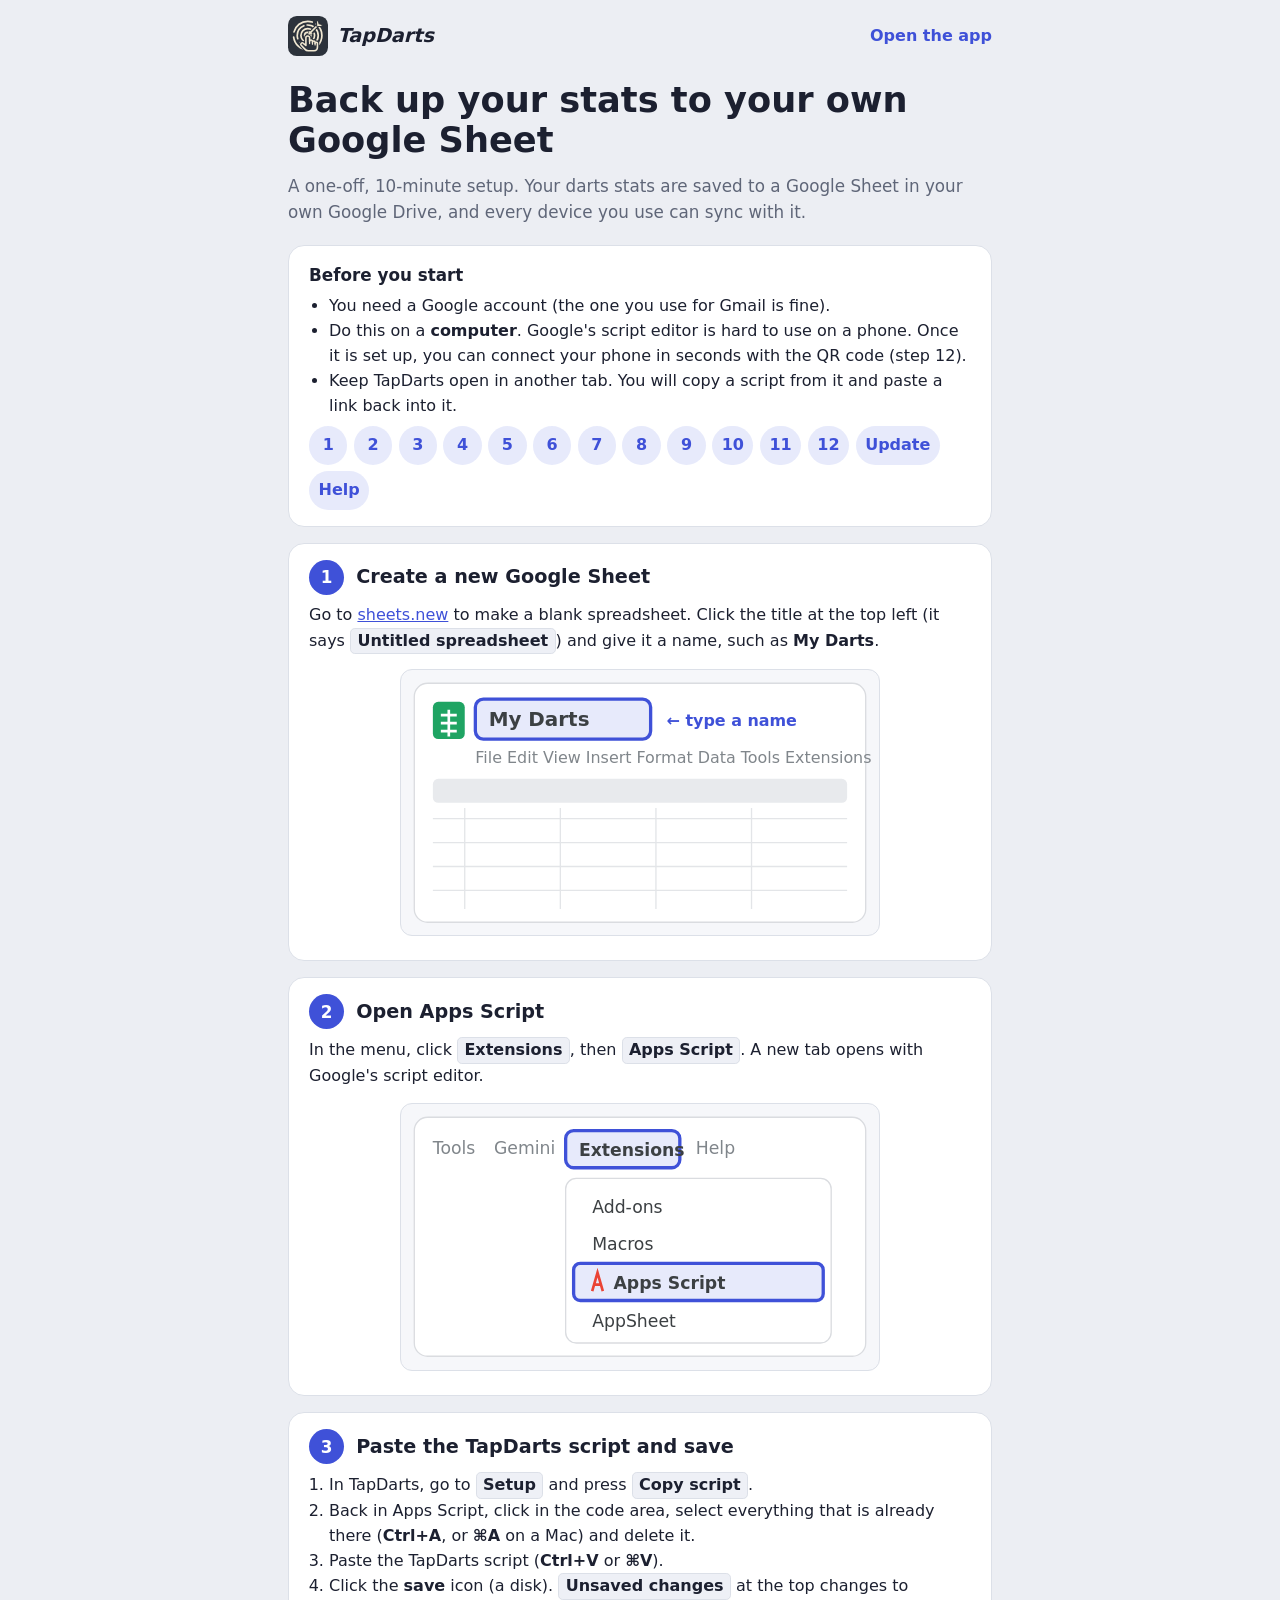
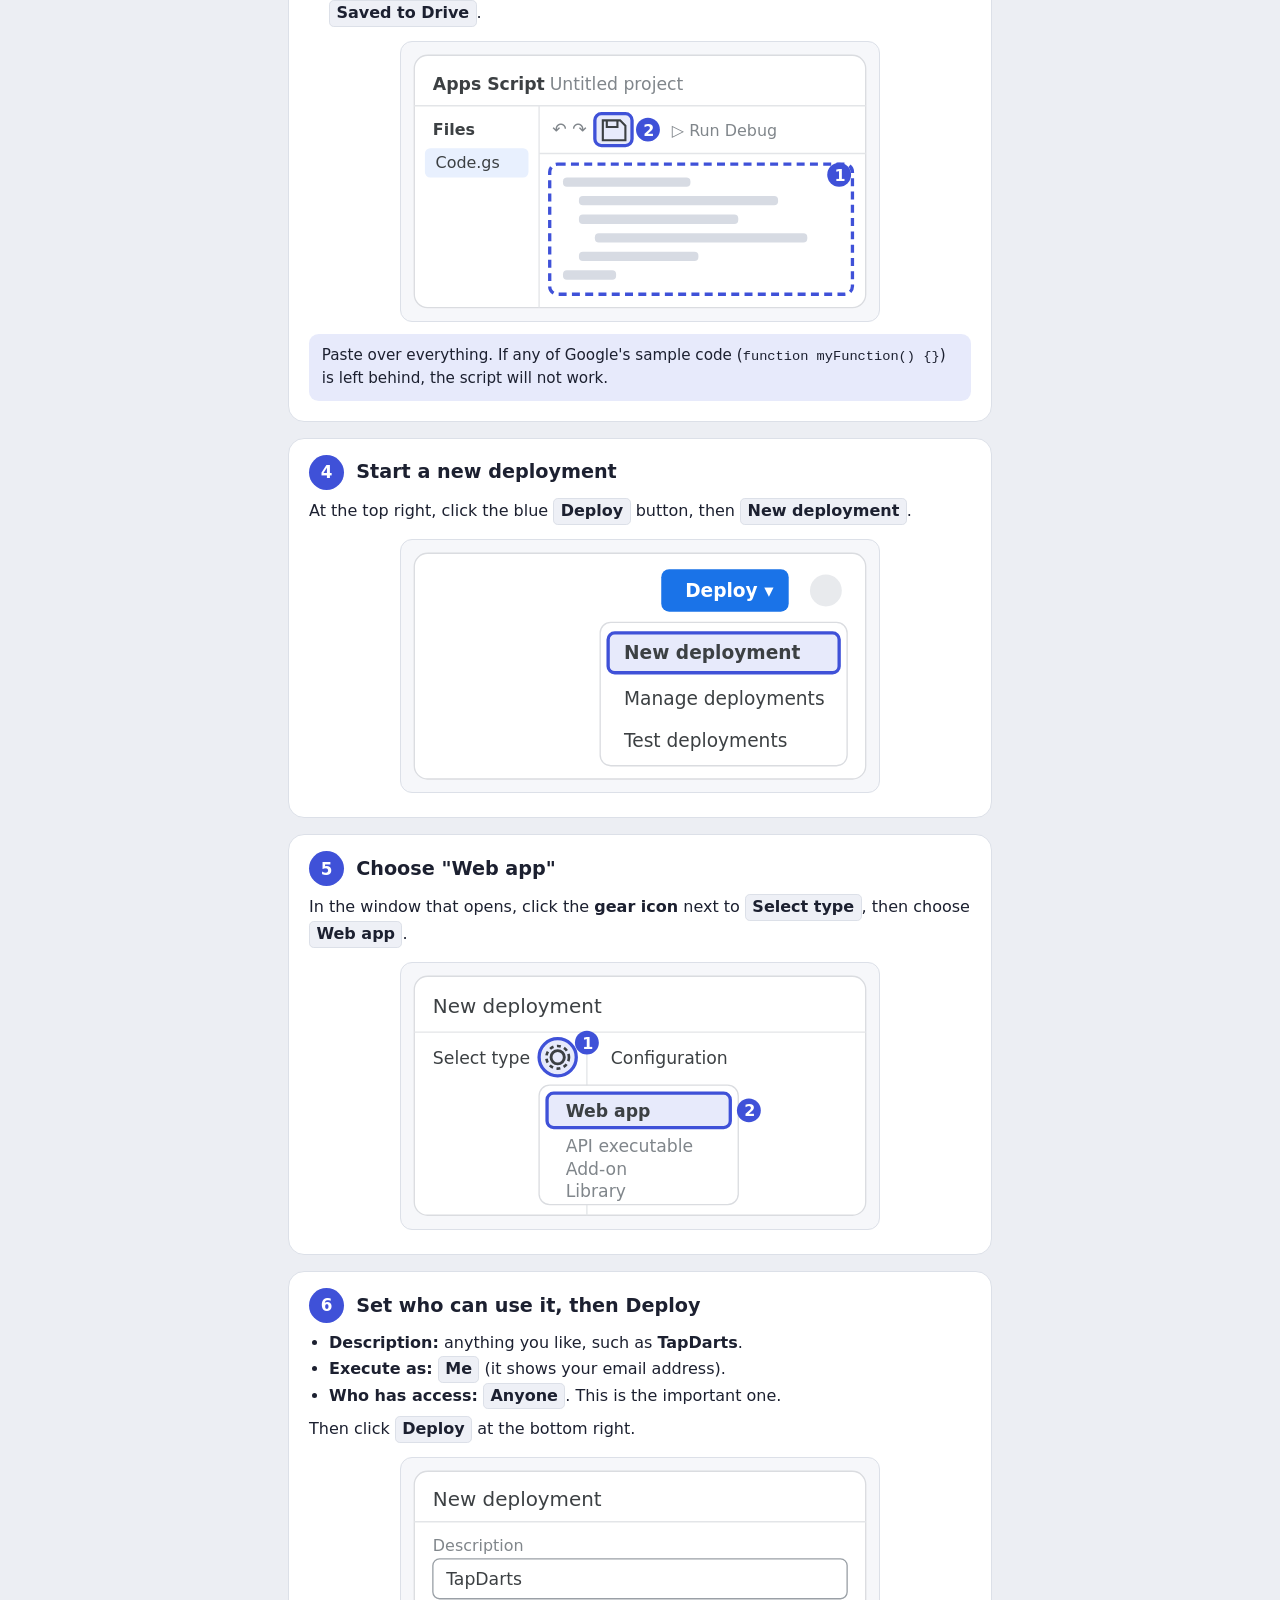
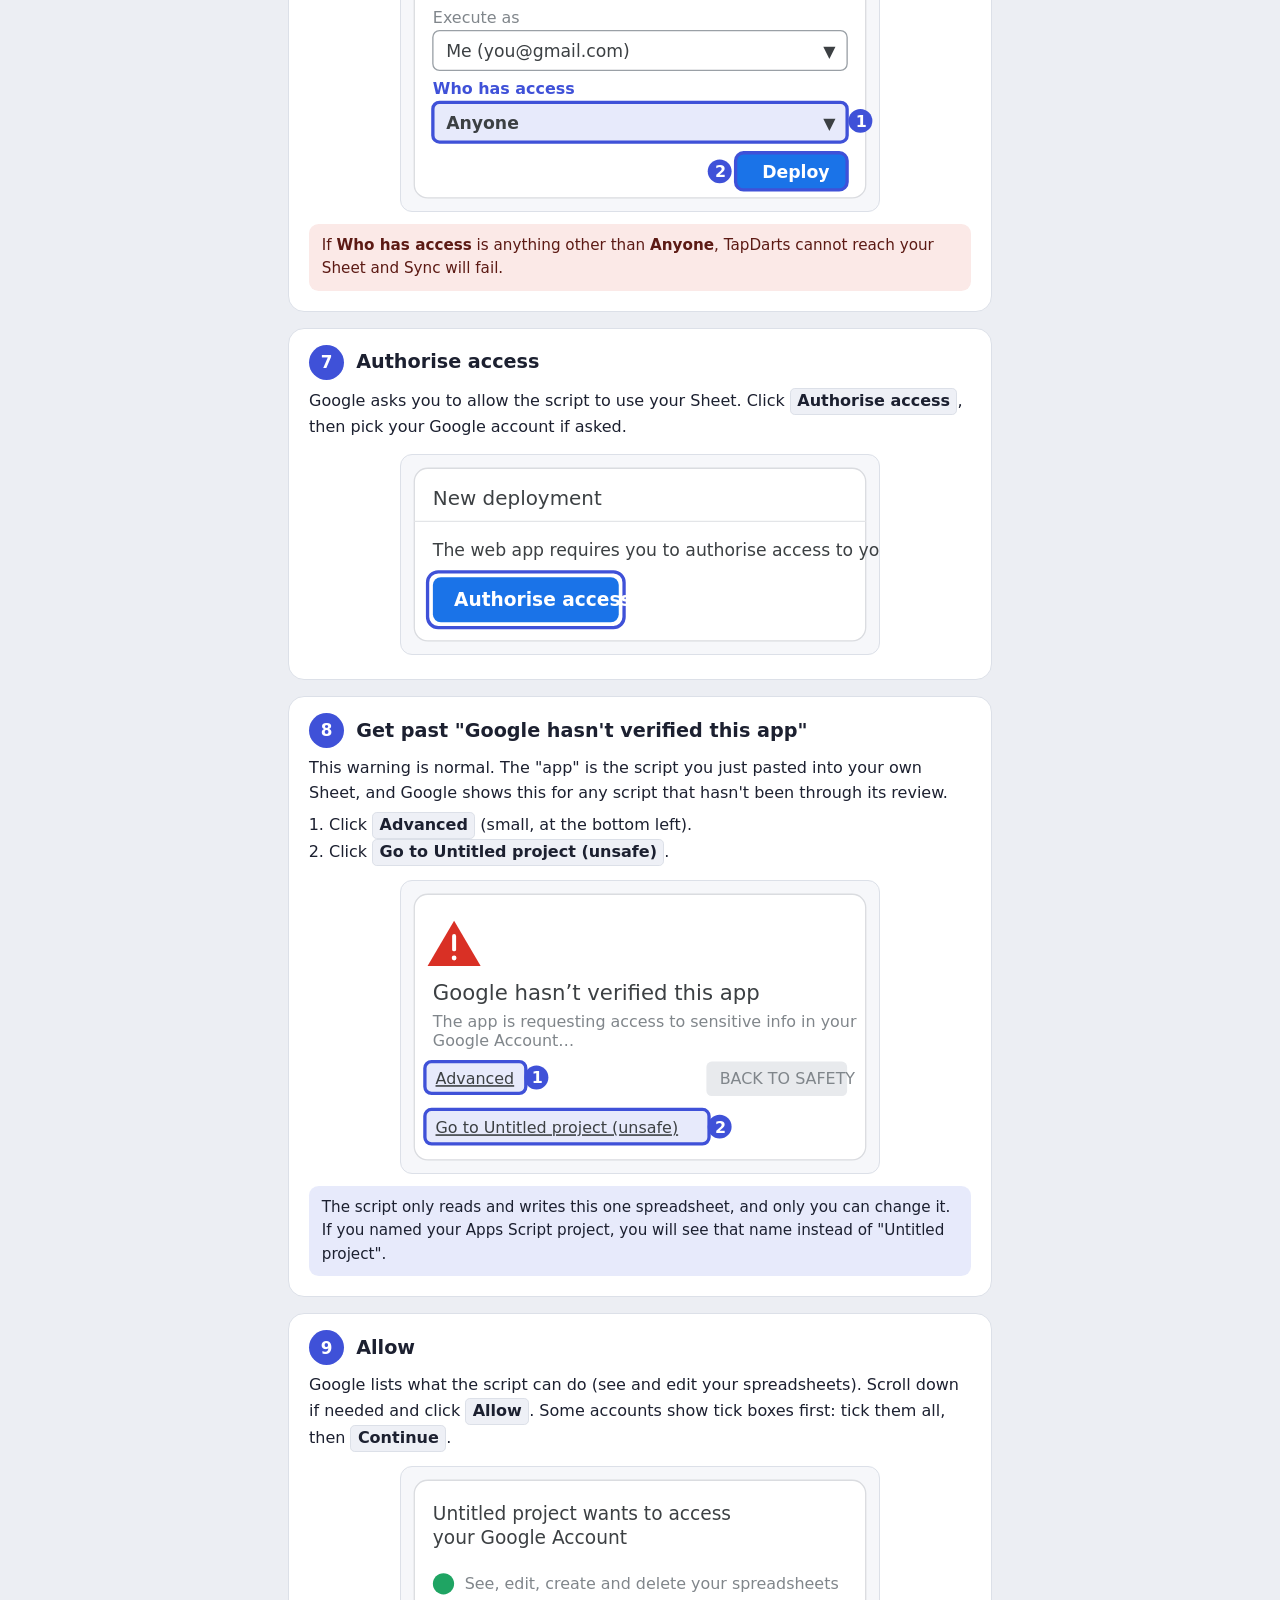
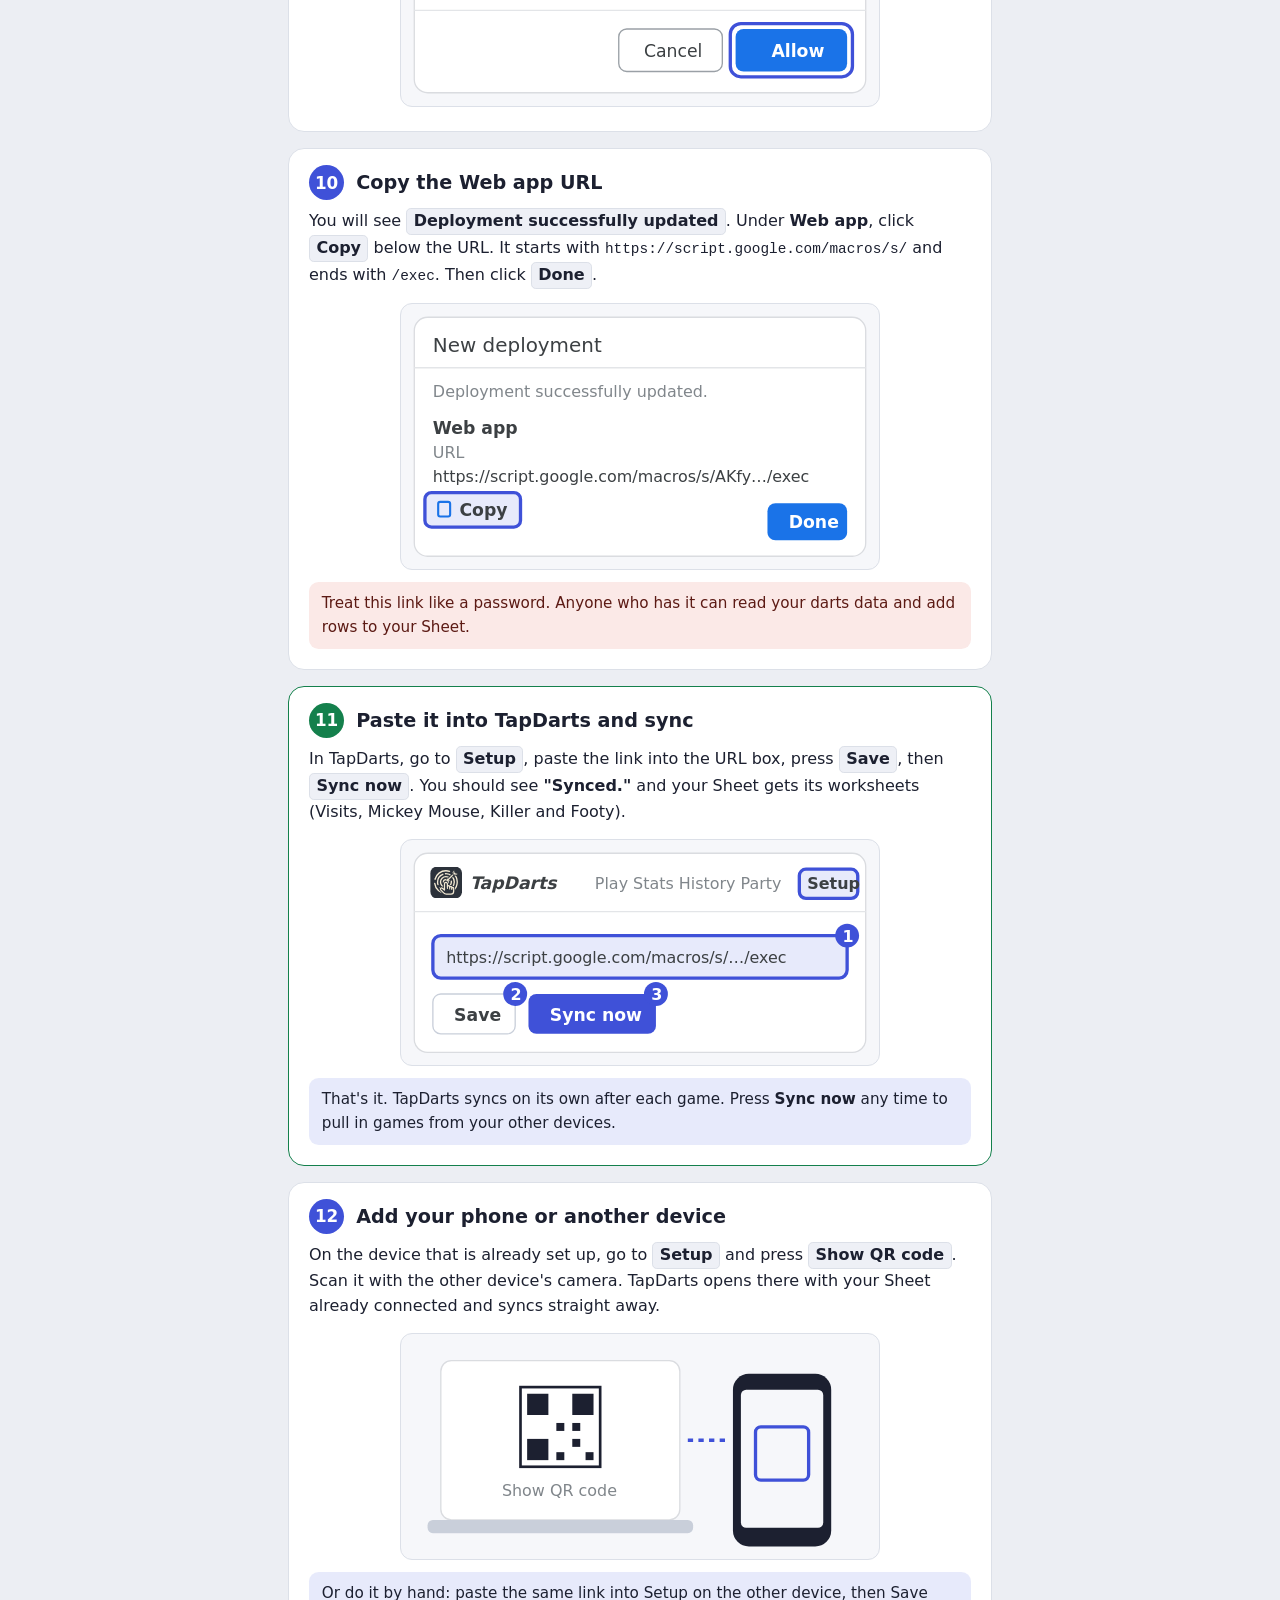
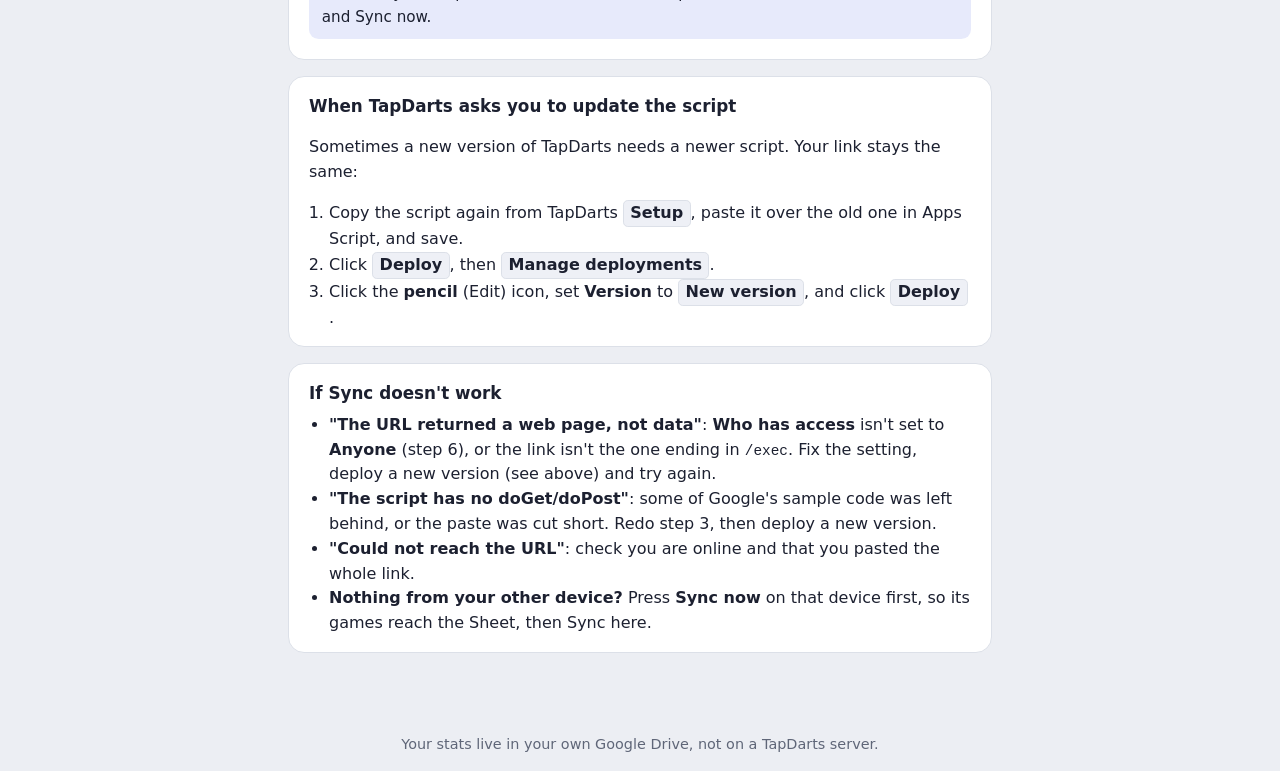
<file: docs/guide.html>
<!doctype html>
<html lang="en">
<head>
  <meta charset="utf-8" />
  <meta name="viewport" content="width=device-width, initial-scale=1" />
  <title>Sheet Sync Guide</title>
  <meta name="description" content="Step-by-step: connect TapDarts to your own Google Sheet so your stats are backed up and shared between devices." />
  <link rel="icon" href="img/logo.svg" type="image/svg+xml" />
  <style>
    :root {
      --bg: #eceef3;
      --card: #fff;
      --ink: #1c2030;
      --mut: #5f6678;
      --line: #dce0e8;
      --acc: #3f51d8;
      --acc-soft: rgba(63, 81, 216, 0.12);
      --warn: #b3261e;
      --ok: #14804c;
    }
    * { box-sizing: border-box; }
    body {
      margin: 0;
      background: var(--bg);
      color: var(--ink);
      font: 16px/1.55 system-ui, -apple-system, "Segoe UI", Roboto, sans-serif;
    }
    header {
      display: flex;
      align-items: center;
      gap: 0.6rem;
      max-width: 46rem;
      margin: 0 auto;
      padding: 1rem;
    }
    header img { width: 2.5rem; height: 2.5rem; }
    header b { font-size: 1.2rem; font-style: italic; font-weight: 800; }
    header a { margin-left: auto; color: var(--acc); font-weight: 600; text-decoration: none; }
    main { max-width: 46rem; margin: 0 auto; padding: 0 1rem 3rem; }
    h1 { font-size: clamp(1.6rem, 6vw, 2.2rem); line-height: 1.15; margin: 0.5rem 0 0.75rem; }
    .lead { color: var(--mut); font-size: 1.05rem; margin: 0 0 1.25rem; }
    .box {
      background: var(--card);
      border: 1px solid var(--line);
      border-radius: 1rem;
      padding: 1rem 1.25rem;
      margin-bottom: 1rem;
    }
    .box h2 { font-size: 1.05rem; margin: 0 0 0.4rem; }
    .box ul, .box ol { margin: 0.25rem 0 0; padding-left: 1.25rem; }
    .toc { display: flex; flex-wrap: wrap; gap: 0.4rem; margin-top: 0.5rem; }
    .toc a {
      display: inline-flex; align-items: center; justify-content: center;
      min-width: 2.4rem; height: 2.4rem; padding: 0 0.6rem;
      border-radius: 999px; background: var(--acc-soft); color: var(--acc);
      font-weight: 700; text-decoration: none;
    }
    .step {
      background: var(--card);
      border: 1px solid var(--line);
      border-radius: 1rem;
      padding: 1rem 1.25rem 1.25rem;
      margin-bottom: 1rem;
      scroll-margin-top: 1rem;
    }
    .step h2 {
      display: flex; align-items: center; gap: 0.75rem;
      font-size: 1.2rem; margin: 0 0 0.5rem;
    }
    .num {
      flex: none; display: inline-flex; align-items: center; justify-content: center;
      width: 2.2rem; height: 2.2rem; border-radius: 50%;
      background: var(--acc); color: #fff; font-size: 1.05rem;
    }
    .step p, .step ol, .step ul { margin: 0.4rem 0; }
    .step ol, .step ul { padding-left: 1.25rem; }
    .ui {
      display: inline-block; padding: 0 0.4rem; border-radius: 0.3rem;
      background: #eef0f6; border: 1px solid var(--line);
      font-weight: 600; white-space: nowrap;
    }
    .pic {
      display: block; width: 100%; max-width: 30rem; height: auto; margin: 0.9rem auto 0.25rem;
      border-radius: 0.75rem; background: #f6f7fa; border: 1px solid var(--line);
    }
    .tip, .warn {
      border-radius: 0.6rem; padding: 0.6rem 0.8rem; margin-top: 0.75rem; font-size: 0.95rem;
    }
    .tip { background: var(--acc-soft); }
    .warn { background: #fbe9e7; color: #5c1a14; }
    .done { border-color: var(--ok); }
    .done .num { background: var(--ok); }
    code { font-size: 0.9em; overflow-wrap: anywhere; }
    @media (max-width: 480px) {
      .step, .box { padding-left: 0.9rem; padding-right: 0.9rem; }
      .pic { margin-left: -0.35rem; margin-right: -0.35rem; width: calc(100% + 0.7rem); }
    }
    footer { color: var(--mut); font-size: 0.9rem; text-align: center; padding: 1rem; }
    a { color: var(--acc); }

    /* drawings */
    .pic text { font-family: system-ui, -apple-system, "Segoe UI", Roboto, sans-serif; fill: #3c4043; }
    .pic .t-mut { fill: #80868b; }
    .pic .t-acc { fill: var(--acc); font-weight: 700; }
    .pic .t-wh { fill: #fff; font-weight: 600; }
    .pic .t-b { font-weight: 600; }
    .pic .hl { fill: var(--acc-soft); stroke: var(--acc); stroke-width: 2.5; }
    .pic .card { fill: #fff; stroke: #dadce0; }
    .pic .bar { fill: #e8eaed; }
    .pic .line { stroke: #e3e5e8; }
    .pic .code { fill: #d7dbe3; }
    .pic .badge { fill: var(--acc); }
  </style>
</head>
<body>
<header>
  <img src="img/logo.svg" alt="" />
  <b>TapDarts</b>
  <a href="./">Open the app</a>
</header>

<main>
  <h1>Back up your stats to your own Google Sheet</h1>
  <p class="lead">A one-off, 10-minute setup. Your darts stats are saved to a Google Sheet in your own Google Drive, and every device you use can sync with it.</p>

  <div class="box">
    <h2>Before you start</h2>
    <ul>
      <li>You need a Google account (the one you use for Gmail is fine).</li>
      <li>Do this on a <b>computer</b>. Google's script editor is hard to use on a phone. Once it is set up, you can connect your phone in seconds with the QR code (step 12).</li>
      <li>Keep TapDarts open in another tab. You will copy a script from it and paste a link back into it.</li>
    </ul>
    <div class="toc" aria-label="Jump to a step">
      <a href="#s1">1</a><a href="#s2">2</a><a href="#s3">3</a><a href="#s4">4</a><a href="#s5">5</a><a href="#s6">6</a><a href="#s7">7</a><a href="#s8">8</a><a href="#s9">9</a><a href="#s10">10</a><a href="#s11">11</a><a href="#s12">12</a><a href="#update">Update</a><a href="#help">Help</a>
    </div>
  </div>

  <!-- 1 -->
  <section class="step" id="s1">
    <h2><span class="num">1</span>Create a new Google Sheet</h2>
    <p>Go to <a href="https://sheets.new" target="_blank" rel="noopener">sheets.new</a> to make a blank spreadsheet. Click the title at the top left (it says <span class="ui">Untitled spreadsheet</span>) and give it a name, such as <b>My Darts</b>.</p>
    <svg class="pic" viewBox="0 0 360 200" role="img" aria-label="A blank Google Sheet with its title box highlighted">
      <rect class="card" x="10" y="10" width="340" height="180" rx="10"/>
      <rect x="24" y="24" width="24" height="28" rx="4" fill="#1fa463"/>
      <path d="M30 34h12M30 40h12M30 46h12M36 30v20" stroke="#fff" stroke-width="2"/>
      <rect class="hl" x="56" y="22" width="132" height="30" rx="6"/>
      <text x="66" y="42" font-size="15" class="t-b">My Darts</text>
      <text x="56" y="70" font-size="12" class="t-mut">File  Edit  View  Insert  Format  Data  Tools  Extensions</text>
      <rect class="bar" x="24" y="82" width="312" height="18" rx="4"/>
      <g class="line" stroke-width="1">
        <path d="M24 112h312M24 130h312M24 148h312M24 166h312M48 104v76M120 104v76M192 104v76M264 104v76"/>
      </g>
      <text x="200" y="42" font-size="12" class="t-acc">← type a name</text>
    </svg>
  </section>

  <!-- 2 -->
  <section class="step" id="s2">
    <h2><span class="num">2</span>Open Apps Script</h2>
    <p>In the menu, click <span class="ui">Extensions</span>, then <span class="ui">Apps Script</span>. A new tab opens with Google's script editor.</p>
    <svg class="pic" viewBox="0 0 360 200" role="img" aria-label="The Extensions menu open with Apps Script highlighted">
      <rect class="card" x="10" y="10" width="340" height="180" rx="10"/>
      <text x="24" y="38" font-size="13" class="t-mut">Tools</text>
      <text x="70" y="38" font-size="13" class="t-mut">Gemini</text>
      <rect class="hl" x="124" y="20" width="86" height="28" rx="6"/>
      <text x="134" y="39" font-size="13" class="t-b">Extensions</text>
      <text x="222" y="38" font-size="13" class="t-mut">Help</text>
      <rect class="card" x="124" y="56" width="200" height="124" rx="8"/>
      <text x="144" y="82" font-size="13">Add-ons</text>
      <text x="144" y="110" font-size="13">Macros</text>
      <rect class="hl" x="130" y="120" width="188" height="28" rx="5"/>
      <path d="M144 141l4-14 4 14M146 136h4" stroke="#ea4335" stroke-width="2" fill="none"/>
      <text x="160" y="139" font-size="13" class="t-b">Apps Script</text>
      <text x="144" y="168" font-size="13">AppSheet</text>
    </svg>
  </section>

  <!-- 3 -->
  <section class="step" id="s3">
    <h2><span class="num">3</span>Paste the TapDarts script and save</h2>
    <ol>
      <li>In TapDarts, go to <span class="ui">Setup</span> and press <span class="ui">Copy script</span>.</li>
      <li>Back in Apps Script, click in the code area, select everything that is already there (<b>Ctrl+A</b>, or <b>⌘A</b> on a Mac) and delete it.</li>
      <li>Paste the TapDarts script (<b>Ctrl+V</b> or <b>⌘V</b>).</li>
      <li>Click the <b>save</b> icon (a disk). <span class="ui">Unsaved changes</span> at the top changes to <span class="ui">Saved to Drive</span>.</li>
    </ol>
    <svg class="pic" viewBox="0 0 360 210" role="img" aria-label="The Apps Script editor with the code area and the save button highlighted">
      <rect class="card" x="10" y="10" width="340" height="190" rx="10"/>
      <text x="24" y="36" font-size="13" class="t-b">Apps Script</text>
      <text x="112" y="36" font-size="13" class="t-mut">Untitled project</text>
      <path d="M10 48h340" class="line"/>
      <text x="24" y="70" font-size="12" class="t-b">Files</text>
      <rect x="18" y="80" width="78" height="22" rx="4" fill="#e8f0fe"/>
      <text x="26" y="95" font-size="12" fill="#1a73e8">Code.gs</text>
      <path d="M104 48v152" class="line"/>
      <text x="114" y="70" font-size="13" class="t-mut">↶ ↷</text>
      <rect class="hl" x="146" y="54" width="28" height="24" rx="5"/>
      <path d="M152 59h13l4 4v11h-17z M155 59v5h8v-5" fill="none" stroke="#3c4043" stroke-width="1.6"/>
      <text x="204" y="71" font-size="12" class="t-mut">▷ Run   Debug</text>
      <path d="M104 84h246" class="line"/>
      <rect class="hl" x="112" y="92" width="228" height="98" rx="6" style="fill:none;stroke-dasharray:6 4"/>
      <g class="code">
        <rect x="122" y="102" width="96" height="7" rx="3"/><rect x="134" y="116" width="150" height="7" rx="3"/>
        <rect x="134" y="130" width="120" height="7" rx="3"/><rect x="146" y="144" width="160" height="7" rx="3"/>
        <rect x="134" y="158" width="90" height="7" rx="3"/><rect x="122" y="172" width="40" height="7" rx="3"/>
      </g>
      <circle class="badge" cx="186" cy="66" r="9"/><text x="182.5" y="70.5" font-size="12" class="t-wh">2</text>
      <circle class="badge" cx="330" cy="100" r="9"/><text x="326.5" y="104.5" font-size="12" class="t-wh">1</text>
    </svg>
    <div class="tip">Paste over everything. If any of Google's sample code (<code>function myFunction() {}</code>) is left behind, the script will not work.</div>
  </section>

  <!-- 4 -->
  <section class="step" id="s4">
    <h2><span class="num">4</span>Start a new deployment</h2>
    <p>At the top right, click the blue <span class="ui">Deploy</span> button, then <span class="ui">New deployment</span>.</p>
    <svg class="pic" viewBox="0 0 360 190" role="img" aria-label="The Deploy menu open with New deployment highlighted">
      <rect class="card" x="10" y="10" width="340" height="170" rx="10"/>
      <rect x="196" y="22" width="96" height="32" rx="6" fill="#1a73e8"/>
      <text x="214" y="43" font-size="14" class="t-wh">Deploy ▾</text>
      <circle cx="320" cy="38" r="12" fill="#e8eaed"/>
      <rect class="card" x="150" y="62" width="186" height="108" rx="8"/>
      <rect class="hl" x="156" y="70" width="174" height="30" rx="5"/>
      <text x="168" y="90" font-size="14" class="t-b">New deployment</text>
      <text x="168" y="124" font-size="14">Manage deployments</text>
      <text x="168" y="156" font-size="14">Test deployments</text>
    </svg>
  </section>

  <!-- 5 -->
  <section class="step" id="s5">
    <h2><span class="num">5</span>Choose "Web app"</h2>
    <p>In the window that opens, click the <b>gear icon</b> next to <span class="ui">Select type</span>, then choose <span class="ui">Web app</span>.</p>
    <svg class="pic" viewBox="0 0 360 200" role="img" aria-label="The New deployment window with the gear icon and Web app highlighted">
      <rect class="card" x="10" y="10" width="340" height="180" rx="10"/>
      <text x="24" y="38" font-size="15">New deployment</text>
      <path d="M10 52h340M140 52v138" class="line"/>
      <text x="24" y="76" font-size="13">Select type</text>
      <circle class="hl" cx="118" cy="71" r="14"/>
      <circle cx="118" cy="71" r="5" fill="none" stroke="#3c4043" stroke-width="2.2"/>
      <circle cx="118" cy="71" r="8.5" fill="none" stroke="#3c4043" stroke-width="2" stroke-dasharray="3 2.6"/>
      <text x="158" y="76" font-size="13">Configuration</text>
      <rect class="card" x="104" y="92" width="150" height="90" rx="8"/>
      <rect class="hl" x="110" y="98" width="138" height="26" rx="5"/>
      <text x="124" y="116" font-size="13" class="t-b">Web app</text>
      <text x="124" y="142" font-size="13" class="t-mut">API executable</text>
      <text x="124" y="160" font-size="13" class="t-mut">Add-on</text>
      <text x="124" y="176" font-size="13" class="t-mut">Library</text>
      <circle class="badge" cx="140" cy="60" r="9"/><text x="136.5" y="64.5" font-size="12" class="t-wh">1</text>
      <circle class="badge" cx="262" cy="111" r="9"/><text x="258.5" y="115.5" font-size="12" class="t-wh">2</text>
    </svg>
  </section>

  <!-- 6 -->
  <section class="step" id="s6">
    <h2><span class="num">6</span>Set who can use it, then Deploy</h2>
    <ul>
      <li><b>Description:</b> anything you like, such as <b>TapDarts</b>.</li>
      <li><b>Execute as:</b> <span class="ui">Me</span> (it shows your email address).</li>
      <li><b>Who has access:</b> <span class="ui">Anyone</span>. This is the important one.</li>
    </ul>
    <p>Then click <span class="ui">Deploy</span> at the bottom right.</p>
    <svg class="pic" viewBox="0 0 360 266" role="img" aria-label="Web app settings: Execute as Me, Who has access Anyone, and the Deploy button highlighted">
      <rect class="card" x="10" y="10" width="340" height="246" rx="10"/>
      <text x="24" y="36" font-size="15">New deployment</text>
      <path d="M10 48h340" class="line"/>
      <text x="24" y="70" font-size="12" class="t-mut">Description</text>
      <rect x="24" y="76" width="312" height="30" rx="5" fill="none" stroke="#9aa0a6"/>
      <text x="34" y="96" font-size="13">TapDarts</text>
      <text x="24" y="124" font-size="12" class="t-mut">Execute as</text>
      <rect x="24" y="130" width="312" height="30" rx="5" fill="none" stroke="#9aa0a6"/>
      <text x="34" y="150" font-size="13">Me (you@gmail.com)</text><text x="318" y="150" font-size="12">▼</text>
      <text x="24" y="178" font-size="12" class="t-acc">Who has access</text>
      <rect class="hl" x="24" y="184" width="312" height="30" rx="5"/>
      <text x="34" y="204" font-size="13" class="t-b">Anyone</text><text x="318" y="204" font-size="12">▼</text>
      <rect x="252" y="222" width="84" height="28" rx="6" fill="#1a73e8" stroke="var(--acc)" stroke-width="2.5"/>
      <text x="272" y="241" font-size="13" class="t-wh">Deploy</text>
      <circle class="badge" cx="346" cy="198" r="9"/><text x="342.5" y="202.5" font-size="12" class="t-wh">1</text>
      <circle class="badge" cx="240" cy="236" r="9"/><text x="236.5" y="240.5" font-size="12" class="t-wh">2</text>
    </svg>
    <div class="warn">If <b>Who has access</b> is anything other than <b>Anyone</b>, TapDarts cannot reach your Sheet and Sync will fail.</div>
  </section>

  <!-- 7 -->
  <section class="step" id="s7">
    <h2><span class="num">7</span>Authorise access</h2>
    <p>Google asks you to allow the script to use your Sheet. Click <span class="ui">Authorise access</span>, then pick your Google account if asked.</p>
    <svg class="pic" viewBox="0 0 360 150" role="img" aria-label="The Authorise access button highlighted">
      <rect class="card" x="10" y="10" width="340" height="130" rx="10"/>
      <text x="24" y="38" font-size="15">New deployment</text>
      <path d="M10 50h340" class="line"/>
      <text x="24" y="76" font-size="13">The web app requires you to authorise access to your data.</text>
      <rect x="24" y="92" width="140" height="34" rx="6" fill="#1a73e8"/>
      <rect class="hl" x="20" y="88" width="148" height="42" rx="8" style="fill:none"/>
      <text x="40" y="114" font-size="14" class="t-wh">Authorise access</text>
    </svg>
  </section>

  <!-- 8 -->
  <section class="step" id="s8">
    <h2><span class="num">8</span>Get past "Google hasn't verified this app"</h2>
    <p>This warning is normal. The "app" is the script you just pasted into your own Sheet, and Google shows this for any script that hasn't been through its review.</p>
    <ol>
      <li>Click <span class="ui">Advanced</span> (small, at the bottom left).</li>
      <li>Click <span class="ui">Go to Untitled project (unsafe)</span>.</li>
    </ol>
    <svg class="pic" viewBox="0 0 360 220" role="img" aria-label="The unverified app warning with Advanced and Go to Untitled project highlighted">
      <rect class="card" x="10" y="10" width="340" height="200" rx="10"/>
      <path d="M40 30l20 34h-40z" fill="#d93025"/>
      <rect x="38.5" y="40" width="3" height="13" rx="1.5" fill="#fff"/><circle cx="40" cy="58" r="1.8" fill="#fff"/>
      <text x="24" y="90" font-size="16">Google hasn’t verified this app</text>
      <text x="24" y="110" font-size="12" class="t-mut">The app is requesting access to sensitive info in your</text>
      <text x="24" y="124" font-size="12" class="t-mut">Google Account…</text>
      <rect class="hl" x="18" y="136" width="76" height="24" rx="5"/>
      <text x="26" y="153" font-size="12" text-decoration="underline">Advanced</text>
      <rect x="230" y="136" width="106" height="26" rx="4" fill="#e8eaed"/>
      <text x="240" y="153" font-size="12" class="t-mut">BACK TO SAFETY</text>
      <rect class="hl" x="18" y="172" width="214" height="26" rx="5"/>
      <text x="26" y="190" font-size="12" text-decoration="underline">Go to Untitled project (unsafe)</text>
      <circle class="badge" cx="102" cy="148" r="9"/><text x="98.5" y="152.5" font-size="12" class="t-wh">1</text>
      <circle class="badge" cx="240" cy="185" r="9"/><text x="236.5" y="189.5" font-size="12" class="t-wh">2</text>
    </svg>
    <div class="tip">The script only reads and writes this one spreadsheet, and only you can change it. If you named your Apps Script project, you will see that name instead of "Untitled project".</div>
  </section>

  <!-- 9 -->
  <section class="step" id="s9">
    <h2><span class="num">9</span>Allow</h2>
    <p>Google lists what the script can do (see and edit your spreadsheets). Scroll down if needed and click <span class="ui">Allow</span>. Some accounts show tick boxes first: tick them all, then <span class="ui">Continue</span>.</p>
    <svg class="pic" viewBox="0 0 360 180" role="img" aria-label="The permissions screen with the Allow button highlighted">
      <rect class="card" x="10" y="10" width="340" height="160" rx="10"/>
      <text x="24" y="40" font-size="14">Untitled project wants to access</text>
      <text x="24" y="58" font-size="14">your Google Account</text>
      <circle cx="32" cy="88" r="8" fill="#1fa463"/>
      <text x="48" y="92" font-size="12" class="t-mut">See, edit, create and delete your spreadsheets</text>
      <path d="M10 108h340" class="line"/>
      <rect x="164" y="122" width="78" height="32" rx="6" fill="none" stroke="#9aa0a6"/>
      <text x="183" y="143" font-size="13" fill="#1a73e8">Cancel</text>
      <rect x="252" y="122" width="84" height="32" rx="6" fill="#1a73e8"/>
      <rect class="hl" x="248" y="118" width="92" height="40" rx="8" style="fill:none"/>
      <text x="279" y="143" font-size="13" class="t-wh">Allow</text>
    </svg>
  </section>

  <!-- 10 -->
  <section class="step" id="s10">
    <h2><span class="num">10</span>Copy the Web app URL</h2>
    <p>You will see <span class="ui">Deployment successfully updated</span>. Under <b>Web app</b>, click <span class="ui">Copy</span> below the URL. It starts with <code>https://script.google.com/macros/s/</code> and ends with <code>/exec</code>. Then click <span class="ui">Done</span>.</p>
    <svg class="pic" viewBox="0 0 360 200" role="img" aria-label="The finished deployment with the Web app URL Copy button highlighted">
      <rect class="card" x="10" y="10" width="340" height="180" rx="10"/>
      <text x="24" y="36" font-size="15">New deployment</text>
      <path d="M10 48h340" class="line"/>
      <text x="24" y="70" font-size="12" class="t-mut">Deployment successfully updated.</text>
      <text x="24" y="98" font-size="13" class="t-b">Web app</text>
      <text x="24" y="116" font-size="12" class="t-mut">URL</text>
      <text x="24" y="134" font-size="12" fill="#1a73e8">https://script.google.com/macros/s/AKfy…/exec</text>
      <rect class="hl" x="18" y="142" width="72" height="26" rx="5"/>
      <rect x="28" y="149" width="9" height="11" rx="1.5" fill="none" stroke="#1a73e8" stroke-width="1.6"/>
      <text x="44" y="160" font-size="13" fill="#1a73e8" font-weight="600">Copy</text>
      <rect x="276" y="150" width="60" height="28" rx="6" fill="#1a73e8"/>
      <text x="292" y="169" font-size="13" class="t-wh">Done</text>
    </svg>
    <div class="warn">Treat this link like a password. Anyone who has it can read your darts data and add rows to your Sheet.</div>
  </section>

  <!-- 11 -->
  <section class="step done" id="s11">
    <h2><span class="num">11</span>Paste it into TapDarts and sync</h2>
    <p>In TapDarts, go to <span class="ui">Setup</span>, paste the link into the URL box, press <span class="ui">Save</span>, then <span class="ui">Sync now</span>. You should see <b>"Synced."</b> and your Sheet gets its worksheets (Visits, Mickey Mouse, Killer and Footy).</p>
    <svg class="pic" viewBox="0 0 360 170" role="img" aria-label="TapDarts Setup with the URL box, Save and Sync now highlighted">
      <rect class="card" x="10" y="10" width="340" height="150" rx="10"/>
      <image href="img/logo.svg" x="22" y="20" width="24" height="24"/>
      <text x="52" y="37" font-size="13" font-weight="800" font-style="italic">TapDarts</text>
      <text x="146" y="37" font-size="12" class="t-mut">Play  Stats  History  Party</text>
      <rect class="hl" x="300" y="22" width="44" height="22" rx="5"/>
      <text x="306" y="37" font-size="12" class="t-b">Setup</text>
      <path d="M10 54h340" class="line"/>
      <rect class="hl" x="24" y="72" width="312" height="32" rx="6"/>
      <text x="34" y="93" font-size="12">https://script.google.com/macros/s/…/exec</text>
      <rect x="24" y="116" width="62" height="30" rx="6" fill="#fff" stroke="#c9cfda"/>
      <text x="40" y="136" font-size="13" class="t-b">Save</text>
      <rect x="96" y="116" width="96" height="30" rx="6" fill="#3f51d8"/>
      <text x="112" y="136" font-size="13" class="t-wh">Sync now</text>
      <circle class="badge" cx="336" cy="72" r="9"/><text x="332.5" y="76.5" font-size="12" class="t-wh">1</text>
      <circle class="badge" cx="86" cy="116" r="9"/><text x="82.5" y="120.5" font-size="12" class="t-wh">2</text>
      <circle class="badge" cx="192" cy="116" r="9"/><text x="188.5" y="120.5" font-size="12" class="t-wh">3</text>
    </svg>
    <div class="tip">That's it. TapDarts syncs on its own after each game. Press <b>Sync now</b> any time to pull in games from your other devices.</div>
  </section>

  <!-- 12 -->
  <section class="step" id="s12">
    <h2><span class="num">12</span>Add your phone or another device</h2>
    <p>On the device that is already set up, go to <span class="ui">Setup</span> and press <span class="ui">Show QR code</span>. Scan it with the other device's camera. TapDarts opens there with your Sheet already connected and syncs straight away.</p>
    <svg class="pic" viewBox="0 0 360 170" role="img" aria-label="A QR code on a laptop being scanned by a phone">
      <rect class="card" x="30" y="20" width="180" height="120" rx="8"/>
      <rect x="20" y="140" width="200" height="10" rx="4" fill="#c9cfda"/>
      <g fill="#1c2030">
        <rect x="90" y="40" width="60" height="60" fill="#fff" stroke="#1c2030" stroke-width="2"/>
        <rect x="95" y="45" width="16" height="16"/><rect x="129" y="45" width="16" height="16"/><rect x="95" y="79" width="16" height="16"/>
        <rect x="117" y="67" width="6" height="6"/><rect x="129" y="79" width="6" height="6"/><rect x="139" y="89" width="6" height="6"/><rect x="117" y="89" width="6" height="6"/><rect x="129" y="67" width="6" height="6"/>
      </g>
      <text x="76" y="122" font-size="12" class="t-mut">Show QR code</text>
      <rect x="250" y="30" width="74" height="130" rx="12" fill="#1c2030"/>
      <rect x="256" y="42" width="62" height="104" rx="4" fill="#f6f7fa"/>
      <rect class="hl" x="267" y="70" width="40" height="40" rx="4" style="fill:none"/>
      <path d="M216 80h28" stroke="var(--acc)" stroke-width="2.5" stroke-dasharray="4 4"/>
    </svg>
    <div class="tip">Or do it by hand: paste the same link into Setup on the other device, then Save and Sync now.</div>
  </section>

  <!-- update -->
  <section class="box" id="update">
    <h2>When TapDarts asks you to update the script</h2>
    <p>Sometimes a new version of TapDarts needs a newer script. Your link stays the same:</p>
    <ol>
      <li>Copy the script again from TapDarts <span class="ui">Setup</span>, paste it over the old one in Apps Script, and save.</li>
      <li>Click <span class="ui">Deploy</span>, then <span class="ui">Manage deployments</span>.</li>
      <li>Click the <b>pencil</b> (Edit) icon, set <b>Version</b> to <span class="ui">New version</span>, and click <span class="ui">Deploy</span>.</li>
    </ol>
  </section>

  <!-- help -->
  <section class="box" id="help">
    <h2>If Sync doesn't work</h2>
    <ul>
      <li><b>"The URL returned a web page, not data"</b>: <b>Who has access</b> isn't set to <b>Anyone</b> (step 6), or the link isn't the one ending in <code>/exec</code>. Fix the setting, deploy a new version (see above) and try again.</li>
      <li><b>"The script has no doGet/doPost"</b>: some of Google's sample code was left behind, or the paste was cut short. Redo step 3, then deploy a new version.</li>
      <li><b>"Could not reach the URL"</b>: check you are online and that you pasted the whole link.</li>
      <li><b>Nothing from your other device?</b> Press <b>Sync now</b> on that device first, so its games reach the Sheet, then Sync here.</li>
    </ul>
  </section>
</main>

<footer>Your stats live in your own Google Drive, not on a TapDarts server.</footer>
</body>
</html>
</file>
